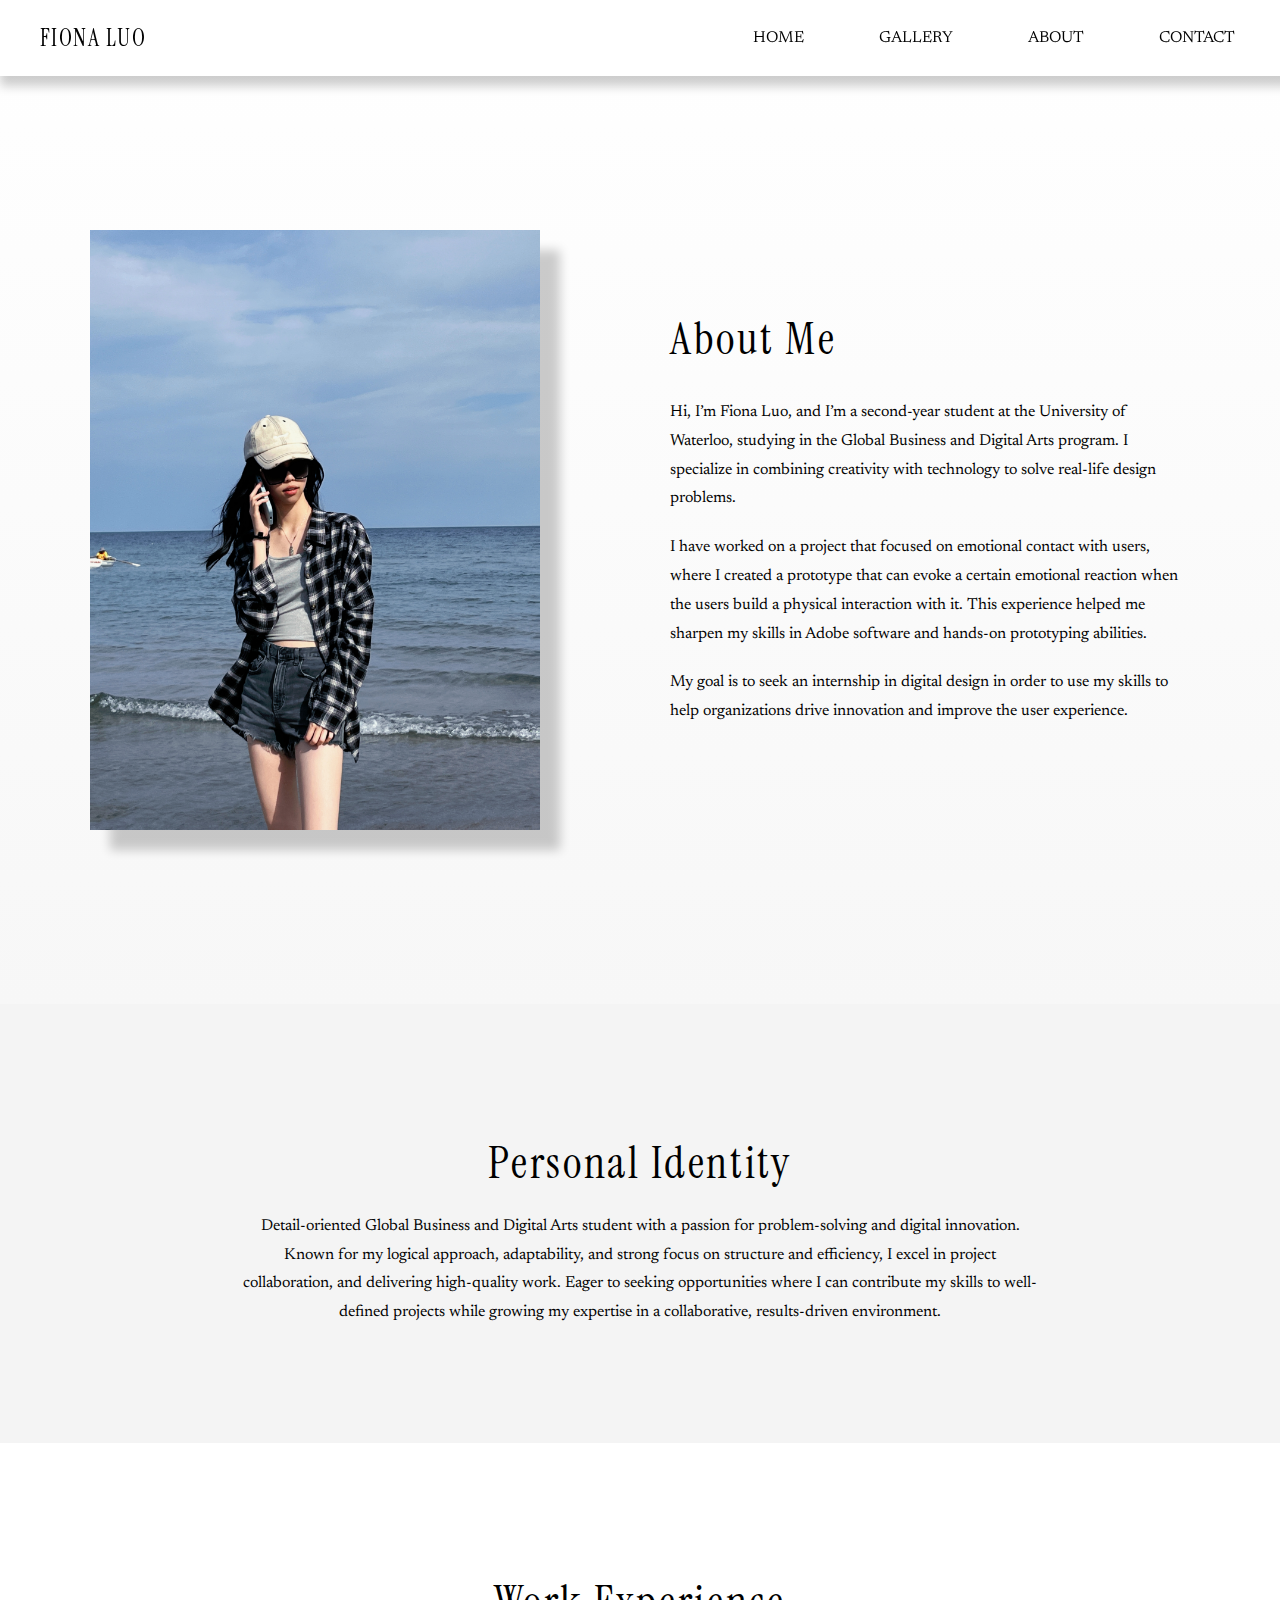
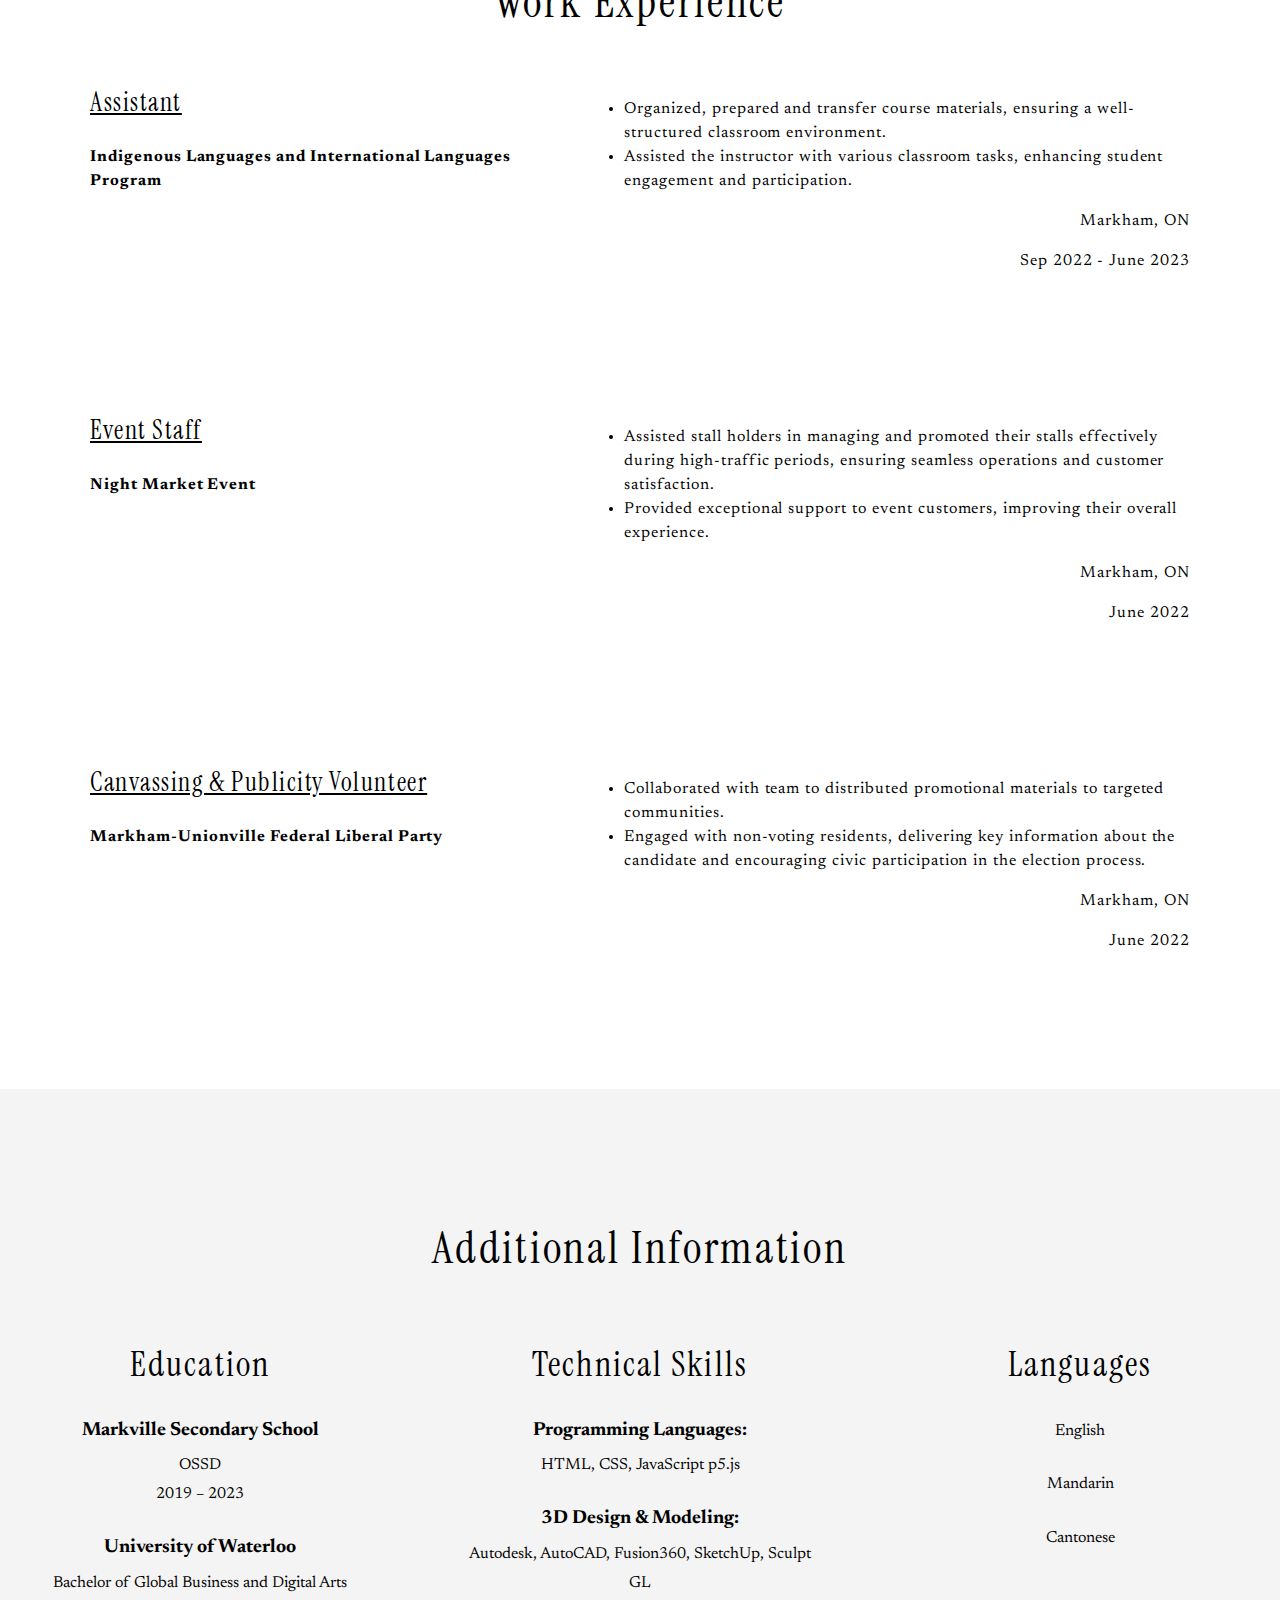
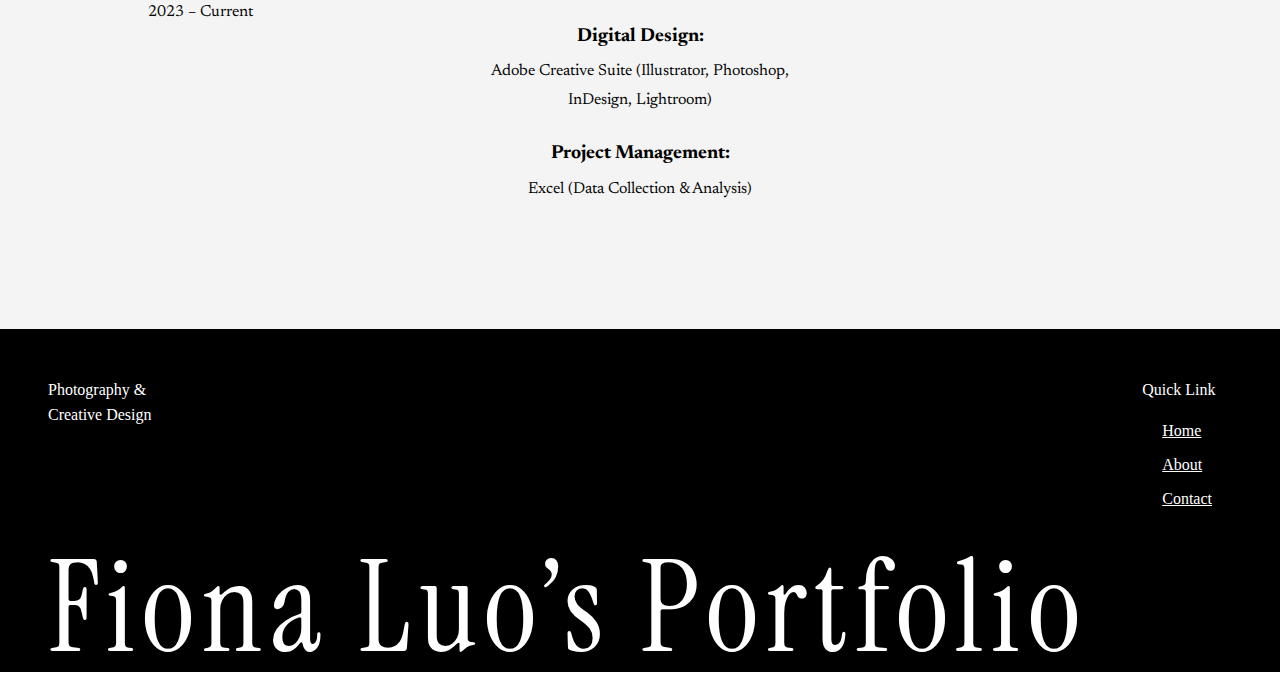
<file: about me.html>
<!DOCTYPE html>
<html lang="CA">
<head>
  <meta charset="UTF-8">
  <meta name="viewport" content="width=device-width, initial-scale=1">
  <link rel="stylesheet" href="styles.css"> 
  <link rel="stylesheet" href="https://cdnjs.cloudflare.com/ajax/libs/font-awesome/6.7.1/css/all.min.css" integrity="sha512-5Hs3dF2AEPkpNAR7UiOHba+lRSJNeM2ECkwxUIxC1Q/FLycGTbNapWXB4tP889k5T5Ju8fs4b1P5z/iB4nMfSQ==" crossorigin="anonymous" referrerpolicy="no-referrer" />
  <title>Fiona Luo | Portfolio</title>
</head>

<body>
  <!--Header Section-->
  <header>
    <section id="hero-section">
      <nav>
        <!-- Navigation Bar -->
        <div id="nav">
          <div id="site-title">FIONA LUO</div>
          <ul>
            <li><a href="index.html">HOME</a></li>
            <li class="dropdown">
              <a href="all project.html">GALLERY</a>
              <ul class="dropdown-content">
                <li><a href="photography.html">Photography</a></li>
                <li><a href="digital project.html">Visual Design & Digital Arts</a></li>
                <li><a href="figma project.html">Web Desgin & UI/UX</a></li>
                <li><a href="audio&video project.html">Video & Audio Production</a></li>
              </ul>
            </li>
            <li><a href="about me.html">ABOUT</a></li>
            <li><a href="contact.html">CONTACT</a></li>
          </ul>
        </div>
      </nav>
    </section>
  </header>

  <!--Main Content Section-->
  <main>
    <!-- About Me Section -->
    <section class="about-me">
      <div class="about-container">
        <div class="aboutme-img">
          <img src="images/Portfolio Photograph/IMG_0432.JPG" alt="Fiona Luo at the beach" class="about-image" />
        </div>
        <div class="aboutme-text">
          <h1>About Me</h1>
          <p>Hi, I’m Fiona Luo, and I’m a second-year student at the University of Waterloo, studying in the Global Business and Digital Arts program. I specialize in combining creativity with technology to solve real-life design problems.</p>
          <p>I have worked on a project that focused on emotional contact with users, where I created a prototype that can evoke a certain emotional reaction when the users build a physical interaction with it. This experience helped me sharpen my skills in Adobe software and hands-on prototyping abilities.</p>
          <p>My goal is to seek an internship in digital design in order to use my skills to help organizations drive innovation and improve the user experience.</p>
        </div>
      </div>
    </section>

    <!--Personal Identity-->
    <section class="identity-section">
      <div class="identity-container">
        <h1>Personal Identity</h1>
        <p>
          Detail-oriented Global Business and Digital Arts student with a passion for problem-solving and digital innovation. 
          Known for my logical approach, adaptability, and strong focus on structure and efficiency, I excel in project collaboration, 
          and delivering high-quality work. Eager to seeking opportunities where I can contribute my skills to well-defined projects while 
          growing my expertise in a collaborative, results-driven environment.
        </p>
      </div>
    </section>
      
    <!--Work Experience-->
    <section class="experience-section">
      <div class="experience-container">
        <h1>Work Experience</h1>
      
        <div class="job-entry">
          <div class="job-left">
            <h1>Assistant</h1>
            <p><strong>Indigenous Languages and International Languages Program</strong></p>
          </div>
          <div class="job-right">
            <ul>
              <li>Organized, prepared and transfer course materials, ensuring a well-structured classroom environment.</li>
              <li>Assisted the instructor with various classroom tasks, enhancing student engagement and participation.</li>
            </ul>
            <p class="location">Markham, ON</p>
            <p class="date">Sep 2022 - June 2023</p>
          </div>
        </div>
      
        <div class="job-entry">
          <div class="job-left">
            <h1>Event Staff</h1>
            <p><strong>Night Market Event</strong></p>
          </div>
          <div class="job-right">
            <ul>
              <li>Assisted stall holders in managing and promoted their stalls effectively during high-traffic periods, ensuring seamless operations and customer satisfaction.</li>
              <li>Provided exceptional support to event customers, improving their overall experience.</li>
            </ul>
            <p class="location">Markham, ON</p>
            <p class="date">June 2022</p>
          </div>
        </div>

        <div class="job-entry">
          <div class="job-left">
            <h1>Canvassing & Publicity Volunteer</h1>
            <p><strong>Markham-Unionville Federal Liberal Party</strong></p>
          </div>
          <div class="job-right">
            <ul>
              <li>Collaborated with team to distributed promotional materials to targeted communities.</li>
              <li>Engaged with non-voting residents, delivering key information about the candidate and encouraging civic participation in the election process.</li>
            </ul>
            <p class="location">Markham, ON</p>
            <p class="date">June 2022</p>
          </div>
        </div>

      </div>
    </section>
      
    <!--Additional Info Section  -->
    <section class="additional-info">
      <h1>Additional Information</h1>

      <div class="info-columns">

        <div class="info-block">
          <h1>Education</h1>
          <p><strong>Markville Secondary School</strong><br> OSSD<br> 2019 – 2023</p>
          <p><strong>University of Waterloo</strong><br> Bachelor of Global Business and Digital Arts<br> 2023 – Current</p>
        </div>

        <div class="info-block">
          <h1>Technical Skills</h1>
            <p><strong>Programming Languages:</strong><br>HTML, CSS, JavaScript p5.js</p>
            <p><strong>3D Design & Modeling:</strong><br> Autodesk, AutoCAD, Fusion360, SketchUp, Sculpt GL</p>
            <p><strong>Digital Design:</strong><br> Adobe Creative Suite (Illustrator, Photoshop, InDesign, Lightroom)</p>
            <p><strong>Project Management:</strong><br> Excel (Data Collection & Analysis)</p>
        </div>
      
        <div class="info-block">
          <h1>Languages</h1>
          <p>English</p>
          <p>Mandarin</p>
          <p>Cantonese</p>
        </div>
      </div>
    </section>
  </main>
      
  <!-- Footer Section -->
  <footer>
    <div class="footer">
    <!-- Top Row: Left/Right Columns -->
      <div class="footer-top">
        <div class="top-left">
          <p>Photography &<br>Creative Design</p>
        </div>
        <div class="top-right">
          <p>Quick Link</p>
          <ul>
            <li><a href="index.html">Home</a></li>
            <li><a href="about me.html">About</a></li>
            <li><a href="contact.html">Contact</a></li>
          </ul>
        </div>
      </div>

    <!-- Bottom Row: Social Icons -->
      <div class="footer-bottom">
        <!-- Left: Big Heading -->
        <div class="bottom-left">
          <h1>Fiona Luo’s Portfolio</h1>
        </div>
        <!-- Right: Social Icons -->
        <div class="bottom-right">
          <div class="social-icons">
            <a href="https://www.instagram.com/onaa_oo/profilecard/?igsh=OXF6bWp5cjkzNmk1" target="_blank"><i class="fab fa-instagram"></i></a>
            <a href="https://www.linkedin.com/in/fionaaluoo/" target="_blank"><i class="fab fa-linkedin-in"></i></a>
            <a href="mailto:s7luo@uwaterloo.ca"><i class="fas fa-envelope"></i></a>
          </div>
        </div>
      </div>
    </div>
  </footer>     
</body>
</html>
</file>
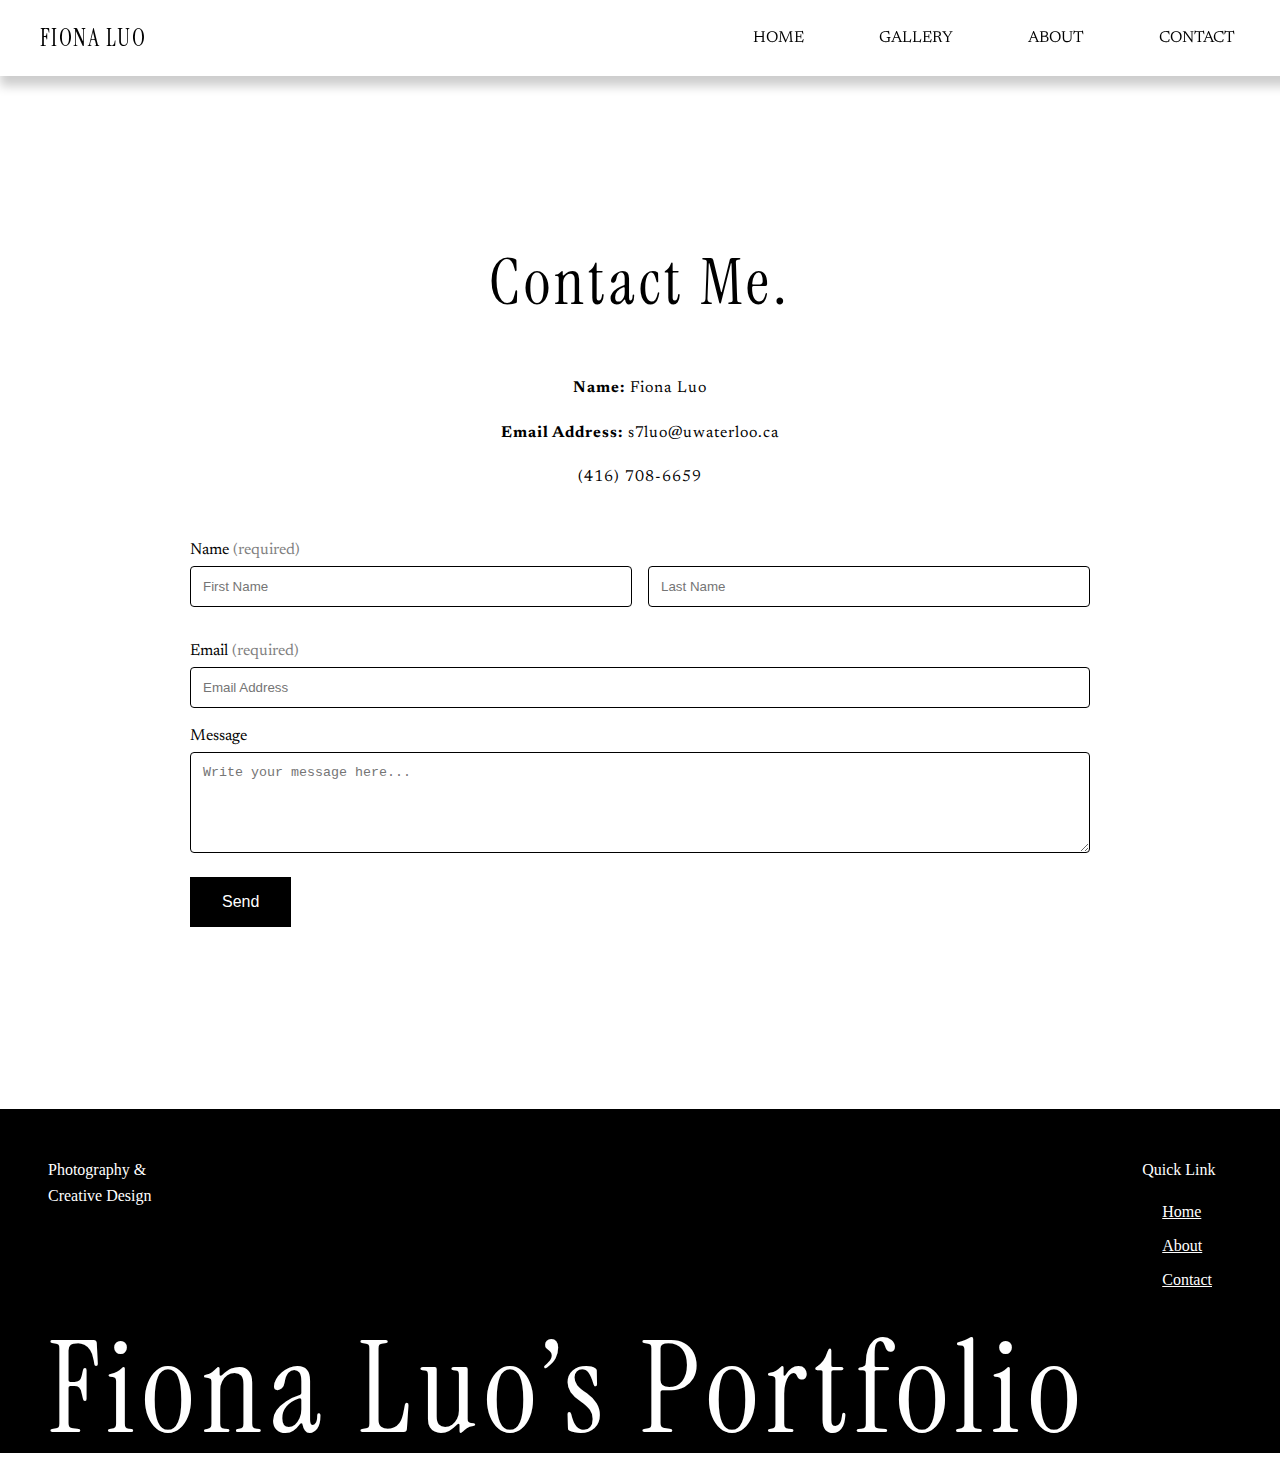
<file: contact.html>
<!DOCTYPE html>
<html lang="CA">
<head>
  <meta charset="UTF-8">
  <meta name="viewport" content="width=device-width, initial-scale=1">
  <link rel="stylesheet" href="styles.css"> 
  <link rel="stylesheet" href="https://cdnjs.cloudflare.com/ajax/libs/font-awesome/6.7.1/css/all.min.css" integrity="sha512-5Hs3dF2AEPkpNAR7UiOHba+lRSJNeM2ECkwxUIxC1Q/FLycGTbNapWXB4tP889k5T5Ju8fs4b1P5z/iB4nMfSQ==" crossorigin="anonymous" referrerpolicy="no-referrer" />
  <title>Fiona Luo | Portfolio</title>
</head>

<body>
  <!--Header Section-->
  <header>
    <section id="hero-section">
      <nav>
        <!-- Navigation Bar -->
        <div id="nav">
          <div id="site-title">FIONA LUO</div>
          <ul>
            <li><a href="index.html">HOME</a></li>
            <li class="dropdown">
              <a href="all project.html">GALLERY</a>
              <ul class="dropdown-content">
                <li><a href="photography.html">Photography</a></li>
                <li><a href="digital project.html">Visual Design & Digital Arts</a></li>
                <li><a href="figma project.html">Web Desgin & UI/UX</a></li>
                <li><a href="audio&video project.html">Video & Audio Production</a></li>
              </ul>
            </li>
            <li><a href="about me.html">ABOUT</a></li>
            <li><a href="contact.html">CONTACT</a></li>
          </ul>
        </div>
      </nav>
    </section>
  </header>

  <!--Main Content Section-->
  <main>
    <!-- Social Icons -->
    <div class="social-icons-below">
        <a href="https://www.instagram.com/onaa_oo/profilecard/?igsh=OXF6bWp5cjkzNmk1" target="_blank"><i class="fab fa-instagram"></i></a>
        <a href="https://www.linkedin.com/in/fionaaluoo/" target="_blank"><i class="fab fa-linkedin-in"></i></a>
        <a href="mailto:s7luo@uwaterloo.ca"><i class="fas fa-envelope"></i></a>
      </div>
    </div>

    <!-- Contact Section -->
    <div class="contact-container">
      <h1>Contact Me.</h1>
      <div class="contact-info">
        <p><strong>Name:</strong>  Fiona Luo</p>
        <p><strong>Email Address:</strong>  s7luo@uwaterloo.ca</p>
        <p>(416) 708-6659</p>
      </div>

      <form class="contact-form">
        <label>Name <span>(required)</span></label>
        <div class="name-fields">
          <input type="text" placeholder="First Name" required />
          <input type="text" placeholder="Last Name" />
        </div>

        <label>Email <span>(required)</span></label>
        <input type="email" placeholder="Email Address" required />

        <label>Message</label>
        <textarea placeholder="Write your message here..." rows="5"></textarea>

        <button type="submit">Send</button>
      </form>
    </div>
  </main>


  <!-- Footer Section -->
  <footer>
    <div class="footer">
    <!-- Top Row: Left/Right Columns -->
      <div class="footer-top">
        <div class="top-left">
          <p>Photography &<br>Creative Design</p>
        </div>
        <div class="top-right">
          <p>Quick Link</p>
          <ul>
            <li><a href="index.html">Home</a></li>
            <li><a href="about me.html">About</a></li>
            <li><a href="contact.html">Contact</a></li>
          </ul>
        </div>
      </div>

    <!-- Bottom Row: Social Icons -->
      <div class="footer-bottom">
        <!-- Left: Big Heading -->
        <div class="bottom-left">
          <h1>Fiona Luo’s Portfolio</h1>
        </div>
        <!-- Right: Social Icons -->
        <div class="bottom-right">
          <div class="social-icons">
            <a href="https://www.instagram.com/onaa_oo/profilecard/?igsh=OXF6bWp5cjkzNmk1" target="_blank"><i class="fab fa-instagram"></i></a>
            <a href="https://www.linkedin.com/in/fionaaluoo/" target="_blank"><i class="fab fa-linkedin-in"></i></a>
            <a href="mailto:s7luo@uwaterloo.ca"><i class="fas fa-envelope"></i></a>
          </div>
        </div>
      </div>
    </div>
  </footer>     
</body>
</html>
</file>
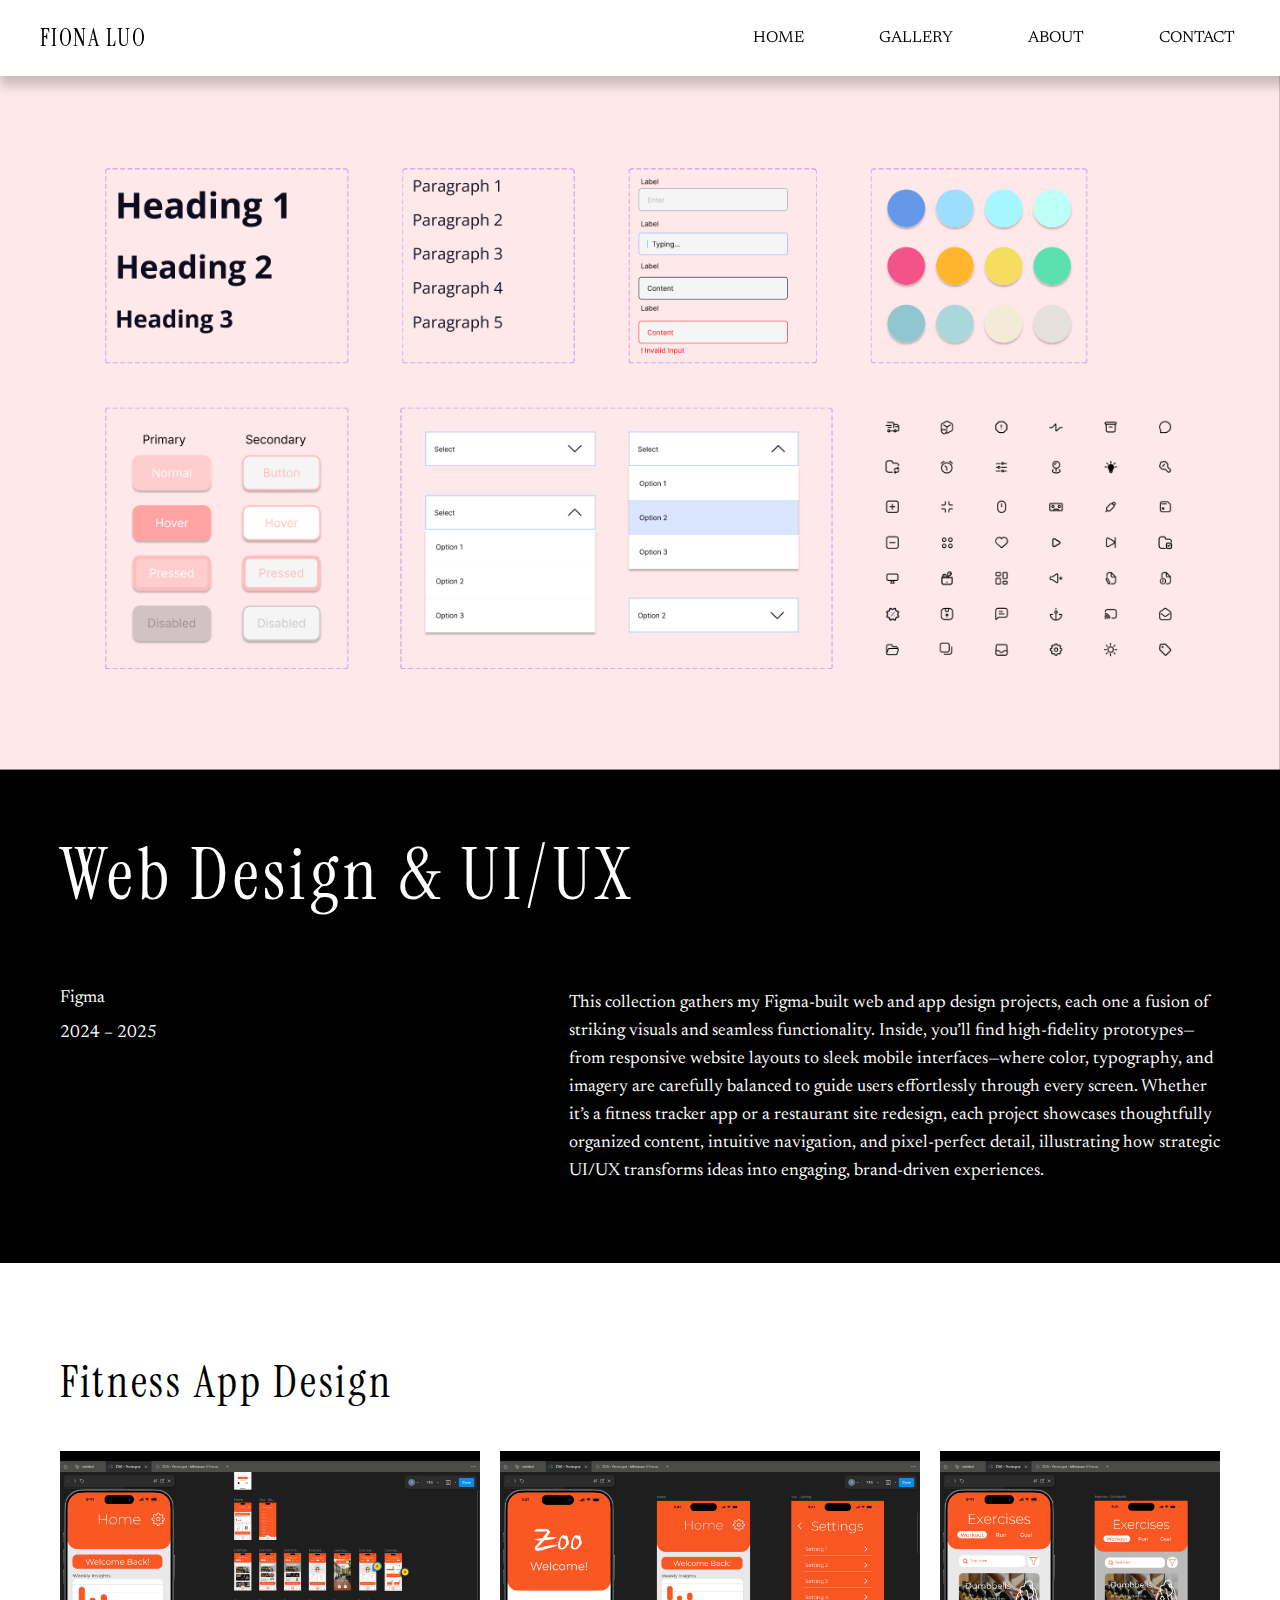
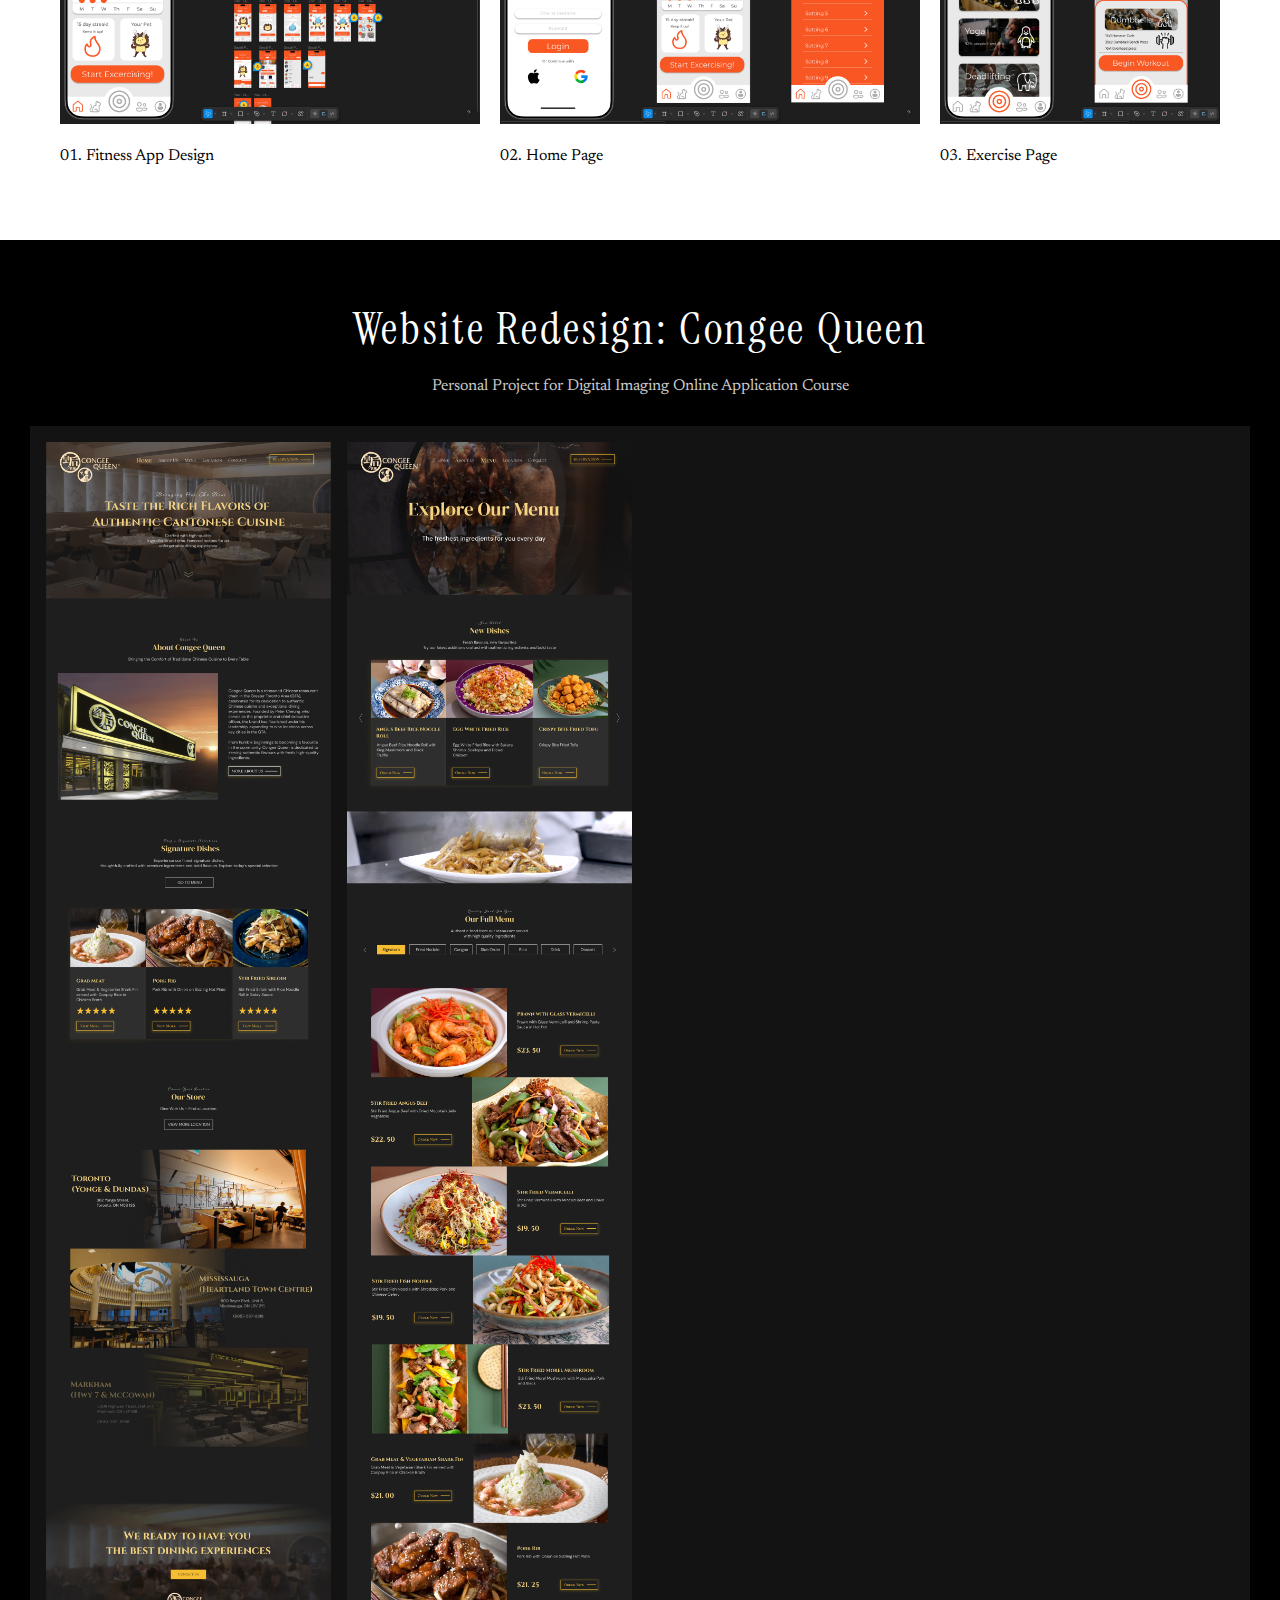
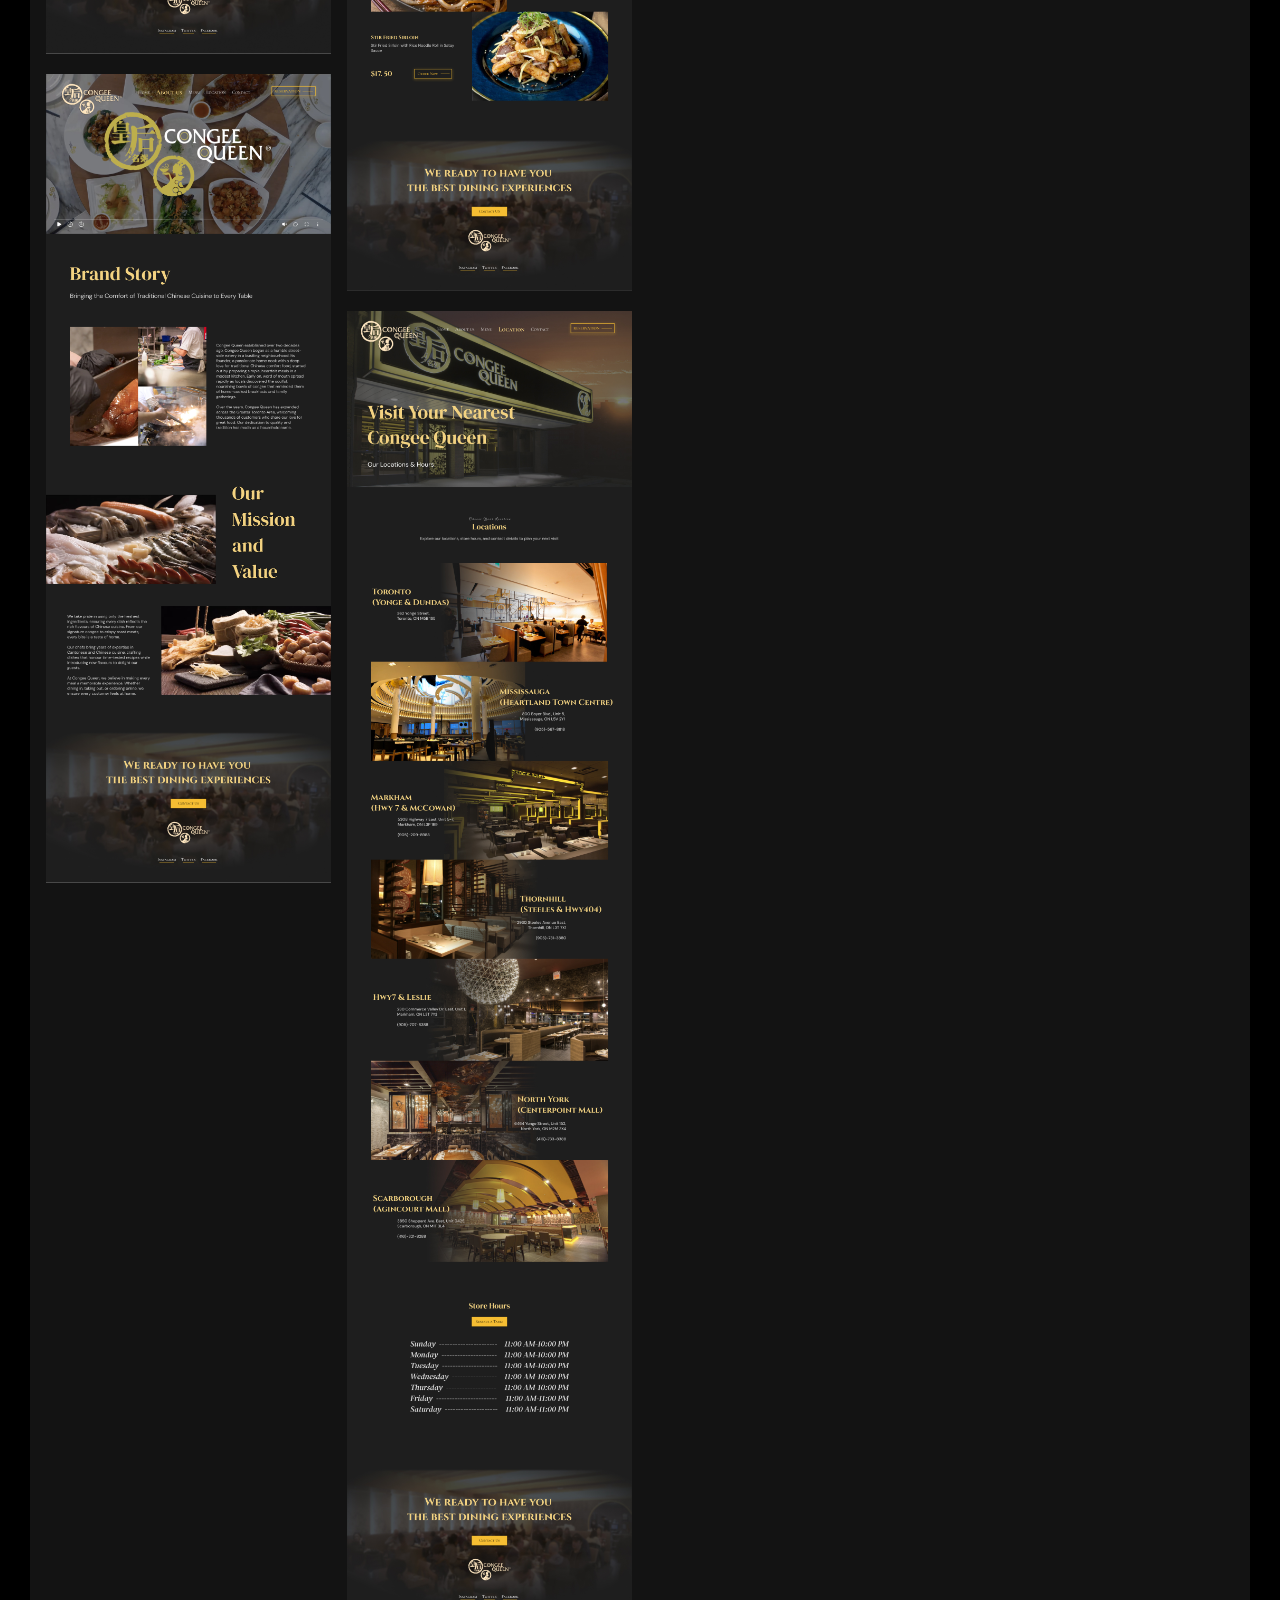
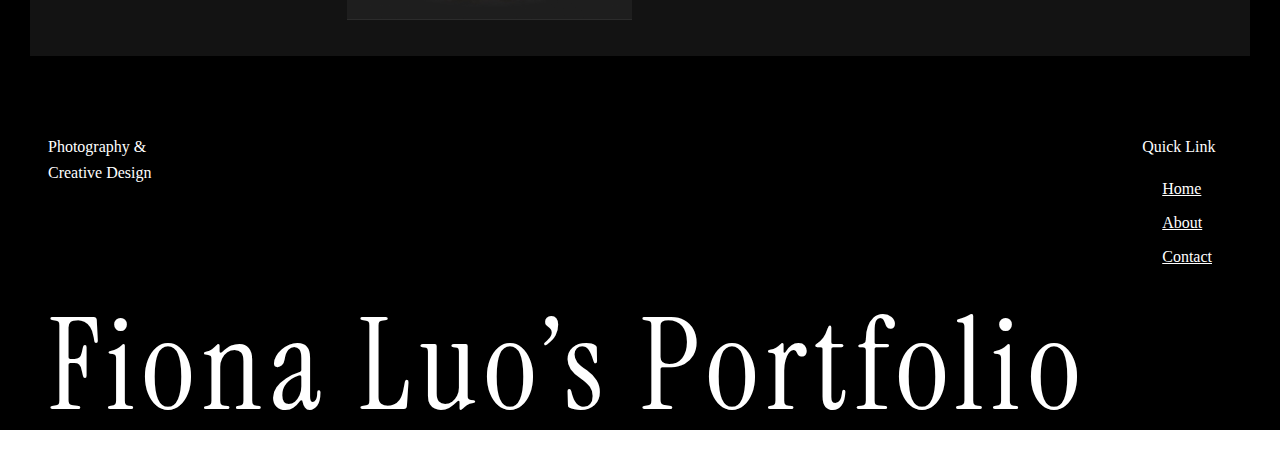
<file: figma project.html>
<!DOCTYPE html>
<html lang="CA">
<head>
  <meta charset="UTF-8">
  <meta name="viewport" content="width=device-width, initial-scale=1.0">
  <link rel="stylesheet" href="styles.css"> 
  <link rel="stylesheet" href="https://cdnjs.cloudflare.com/ajax/libs/font-awesome/6.7.1/css/all.min.css" integrity="sha512-5Hs3dF2AEPkpNAR7UiOHba+lRSJNeM2ECkwxUIxC1Q/FLycGTbNapWXB4tP889k5T5Ju8fs4b1P5z/iB4nMfSQ==" crossorigin="anonymous" referrerpolicy="no-referrer" />
  <title>Fiona Luo | Portfolio</title>
</head>

<body>
  <!--Header Section-->
  <header>
    <section id="hero-section">
      <nav>
        <!-- Navigation Bar -->
        <div id="nav">
          <div id="site-title">FIONA LUO</div>
          <ul>
            <li><a href="index.html">HOME</a></li>
            <li class="dropdown">
              <a href="all project.html">GALLERY</a>
              <ul class="dropdown-content">
                <li><a href="photography.html">Photography</a></li>
                <li><a href="digital project.html">Visual Design & Digital Arts</a></li>
                <li><a href="figma project.html">Web Desgin & UI/UX</a></li>
                <li><a href="audio&video project.html">Video & Audio Production</a></li>
              </ul>
            </li>
            <li><a href="about me.html">ABOUT</a></li>
            <li><a href="contact.html">CONTACT</a></li>
          </ul>
        </div>
      </nav>
    </section>

    <!-- Hero Image Section -->
    <section class="hero-category">
      <img src="images/Portfolio Photograph/Figma Hero Image.png" alt="Landscapes Hero Image">
    </section>

    <!-- Info Block: Heading, Sub-Info, Paragraph -->
    <section class="category-info">
      <h1>Web Design & UI/UX</h1>

      <div class="project-details">
        <div class="left-info">
          <p class="category">Figma</p>
          <p class="year">2024 – 2025</p>
        </div>
        <div class="right-description">
          <p class="right-description">
            This collection gathers my Figma‑built web and app design projects, each one a fusion of striking visuals and seamless functionality. 
            Inside, you’ll find high‑fidelity prototypes—from responsive website layouts to sleek mobile interfaces—where color, 
            typography, and imagery are carefully balanced to guide users effortlessly through every screen. 
            Whether it’s a fitness tracker app or a restaurant site redesign, each project showcases thoughtfully organized content, 
            intuitive navigation, and pixel‑perfect detail, illustrating how strategic UI/UX transforms ideas into engaging, brand‑driven experiences.
          </p>
        </div>
      </div>
    </section>
  </header>


  <!--Main Content Section-->
  <main>
    <!-- Horizontal Slideshow Section -->
    <section class="slideshow-section">
      <h1>Fitness App Design</h1>
      <div class="slideshow-container">
        <div class="slideshow-track">
          <div class="slide">
            <img src="images/Portfolio Photograph/Fitness App Design/Fitness App.png" alt="Photo 01">
            <p>01. Fitness App Design</p>
          </div>
          <div class="slide">
            <img src="images/Portfolio Photograph/Fitness App Design/Home Page.png" alt="Photo 02">
            <p>02. Home Page</p>
          </div>
          <div class="slide">
            <img src="images/Portfolio Photograph/Fitness App Design/Exercise Page.png" alt="Photo 03">
            <p>03. Exercise Page</p>
          </div>
          <div class="slide">
            <img src="images/Portfolio Photograph/Fitness App Design/Exercise Page 1.png" alt="Photo 04">
            <p>04. Exercise Page 2</p>
          </div>
          <div class="slide">
            <img src="images/Portfolio Photograph/Fitness App Design/Lab Page.png" alt="Photo 05">
            <p>05. Lab Page</p>
          </div>
          <div class="slide">
            <img src="images/Portfolio Photograph/Fitness App Design/Lab Page 1.png" alt="Photo 06">
            <p>06. Lab Page 2</p>
          </div>
          <div class="slide">
            <img src="images/Portfolio Photograph/Fitness App Design/Social Page.png" alt="Photo 07">
            <p>07. Social Page</p>
          </div>
          <div class="slide">
            <img src="images/Portfolio Photograph/Fitness App Design/Profile Page.png" alt="Photo 08">
            <p>08. Profile Page</p>
          </div>
        </div>
      </div>
    </section>


    <!-- Masonry Gallery Section -->
    <section class="masonry-gallery">
      <header class="gallery-header">
        <h1>Website Redesign: Congee Queen</h1>
        <p>Personal Project for Digital Imaging Online Application Course</p>
      </header>
      <div class="masonry-grid">
        <img src="images/Portfolio Photograph/branding/Landing Page.jpg" alt="Product Photography Landing Page">
        <img src="images/Portfolio Photograph/branding/About Us.jpg" alt="Commercial photography About Us">
        <img src="images/Portfolio Photograph/branding/Menu Page.jpg" alt="Product Photography Menu Page">
        <img src="images/Portfolio Photograph/branding/Location Page.jpg" alt="Commercial photography Location Page">
      </div>
    </section>
  </main>


  <!-- Footer Section -->
  <footer>
    <div class="footer">
    <!-- Top Row: Left/Right Columns -->
      <div class="footer-top">
        <div class="top-left">
          <p>Photography &<br>Creative Design</p>
        </div>
        <div class="top-right">
          <p>Quick Link</p>
          <ul>
            <li><a href="index.html">Home</a></li>
            <li><a href="about me.html">About</a></li>
            <li><a href="contact.html">Contact</a></li>
          </ul>
        </div>
      </div>

    <!-- Bottom Row: Social Icons -->
      <div class="footer-bottom">
        <!-- Left: Big Heading -->
        <div class="bottom-left">
          <h1>Fiona Luo’s Portfolio</h1>
        </div>
        <!-- Right: Social Icons -->
        <div class="bottom-right">
          <div class="social-icons">
            <a href="https://www.instagram.com/onaa_oo/profilecard/?igsh=OXF6bWp5cjkzNmk1" target="_blank"><i class="fab fa-instagram"></i></a>
            <a href="https://www.linkedin.com/in/fionaaluoo/" target="_blank"><i class="fab fa-linkedin-in"></i></a>
            <a href="mailto:s7luo@uwaterloo.ca"><i class="fas fa-envelope"></i></a>
          </div>
        </div>
      </div>
    </div>
  </footer>
</body>
</html>
</file>
<file: styles.css>
@import url('https://fonts.googleapis.com/css2?family=Instrument+Serif:ital@0;1&display=swap');
@import url('https://fonts.googleapis.com/css2?family=Newsreader:opsz,wght@6..72,400&display=swap');
 
 /* Global Styles */
 body {
    margin: 0;
    padding: 0;
}
 
  
  /* Navigation Bar */
#nav {
    position: fixed;    
    top: 0;             
    left: 0;          
    width: 100%;      
    z-index: 999;       
    display: flex;
    justify-content: space-between;
    align-items: center;
    padding: 1.25rem;
    background-color: #fff;
    flex-wrap: wrap;
    box-shadow: 0 10px 10px rgba(0, 0, 0, 0.2);
}

#site-title {
    font-family: "Instrument Serif", serif;
    font-weight: 400;
    font-style: normal;
    font-size: 1.5rem;
    line-height: 1.5em;
    letter-spacing: 0.06em;
    margin-left: 1.25rem;
}

#nav ul {
    list-style: none;
    display: flex;
    margin: 0;
    padding: 0;
}

#nav li a {
    text-decoration: none;
    color: black;
    font-family: "Newsreader", serif;
    font-weight: 400;
    font-style: normal;
    font-size: 1rem;
    line-height: 1.5em;
    letter-spacing: 0em;
    margin-right: 4.06rem;
    margin-left: 0.625rem;
}

#nav li a:hover {
    text-decoration: underline;
}

/* Dropdown container */
#nav ul li.dropdown {
    position: relative;
}

  
/* Dropdown-content*/
#nav ul li.dropdown .dropdown-content {
    display: none;
    position: absolute;
    background-color: #fff;
    min-width: 300px; 
    box-shadow: 0 8px 16px rgba(0,0,0,0.2);
    margin-left: 200px;
    top: 100%;
    right: 0;
    z-index: 1;
}
  
/* Dropdown menu on hover */
#nav ul li.dropdown:hover .dropdown-content {
    display: block;
}
  

/* Dropdown content style */
#nav ul li.dropdown .dropdown-content li a {
    color: #000;
    padding: 10px 10px;
    text-decoration: none;
    display: block;
    font-family: "Newsreader", serif; 
    font-size: 0.95rem;
    text-align: right;
    margin-right: 50px;
}
  
/* Hover effect on dropdown content */
#nav ul li.dropdown .dropdown-content li a:hover {
    background-color: #f1f1f1;
    padding: 10px 20px;
}
  



/*Home Page*/
.Hero-Section {
    margin-top: 40px;
    padding: 0px 40px;
    padding-top: 90px;

}

.Hero-Section img {
    width: 100%;
    height: auto;
    display: block;
}

/* Main Welcome Section */
.Hero-Section h1 {
    font-family: "Instrument Serif", serif;
    font-weight: 400;
    font-style: normal;
    letter-spacing: 0.06em;
    text-align: left;
    margin-top: 2.5rem;
    font-size: 4.5rem;
}
  
.Hero-Section p {
    font-family: "Newsreader", serif;
    font-weight: 400;
    font-style: normal;
    letter-spacing: 0em;
    text-align: auto;
    font-size: 1rem;
    line-height: 1.5em;
    margin-top: 1rem;
}
    
/* Projects Section */
 #projects {
    padding: 60px 40px;
    background-color: #fff;
}
      
#projects h2 {
    font-family: "Instrument Serif", serif;
    font-size: 2.8rem;
    letter-spacing: 0.06em;
    text-decoration: underline;
    margin-bottom: 40px;
}
      
.project-grid {
    display: grid;
    grid-template-columns: repeat(4, 1fr);
    gap: 2rem;
}
      
.project-card {
    text-align: left;
}
      
.project-card img {
    width: 100%;
    height: auto;
    display: block;
}
      
.project-card h3 {
    font-family: "Instrument Serif", serif;
    font-weight: 400;
    font-size: 1.2rem;
    letter-spacing: 0.09rem;
    margin-bottom: 0.3rem;
}
      
.project-card p {
    font-size: 0.9rem;
    color: #444;
}
      
.view-button {
    display: inline-block;
    margin-top: 10px;
    padding: 8px 16px;
    border: 1px solid black;
    text-decoration: none;
    color: black;
    transition: all 0.3s ease;
}
      
.view-button:hover {
    background-color: black;
    color: white;
}
      
/* About Me Section */
.about-me {
    position: relative;
    color: black;
    padding: 100px 30px;
    overflow: hidden;
}
  
/* Scrolling ABOUT ME Title */
.scrolling-title {
    position: absolute;
    top: 30px;
    left: 0;
    width: 100%;
    white-space: nowrap;
    font-size: 9rem;
    font-family: "Instrument Serif", serif;
    font-weight: 400;
    letter-spacing: 0.1em;
    animation: scrollText 30s linear infinite;
    pointer-events: none;
    z-index: 0;
}
  
@keyframes scrollText {
    0%   { transform: translateX(0); }
    100% { transform: translateX(-100%); }
}
  
  /* Foreground Content */
.about-content {
    display: flex;
    justify-content: space-between;
    align-items: center;
    position: relative;
    z-index: 1;
    flex-wrap: wrap;
    gap: 40px;
}
  
.aboutme-image img {
    max-width: 350px;
    width: 100%;
    height: auto;
    margin-left: 250px;
    box-shadow: 20px 20px 9px rgba(0,0,0,0.2);
    float: left;

}
  
.about-text {
    max-width: 500px;
    font-family: "Newsreader", serif;
    margin-right: 250px;
}
  
.about-text p {
    font-size: 1.5rem;
    margin-bottom: 20px;
}
  
.about-text .view-button {
    padding: 15px 20px;
    background-color: black;
    color: white;
    text-decoration: none;
    border: none;
    font-size: 0.95rem;
    margin-left: 150px; 
}
  
.about-text .view-button:hover {
    background-color: gray;
}
  

/* Footer */
.footer {
    background-color: black;
    color: white;
    font-family: "Georgia", serif;
    padding: 3rem 3rem 0rem 3rem;
}
  
  /* Top Row: Left/Right Columns */
.footer-top {
    display: flex;
    justify-content: space-between;
}
  
.footer-top p {
    margin: 0;
    line-height: 1.6;
}
  
  
.top-right ul {
    list-style: none;
    margin: 0;
    padding: 20px;
}
  
.top-right ul li {
    margin-bottom: 1rem;
}
  
.top-right ul li a {
    color: white;
    text-decoration: underline;
    text-align: right;
}
  
  
/* Bottom Row */
.footer-bottom {
    display: flex;
    justify-content: space-between;
    align-items: center; 
}

.bottom-left h1 {
    font-family: "Instrument Serif", serif;
    margin: 0;
    font-size: 8rem;
    line-height: 1;
    font-weight: 400;
    letter-spacing: 0.06em;
}
  
.bottom-right .social-icons {
    display: flex;
    gap: 1rem;
    margin-top: 50px;
}
  
.bottom-right .social-icons a {
    display: inline-block;
    margin: 0;
    color: white;
    font-size: 1.5rem;
}


.bottom-right .social-icons img {
    width: 25px;
    height: 25px;
}






/* Category Page */
.hero-category img {
    width: 100%;
    height: auto;
    display: block;
}

.category-info {
    padding: 10px 60px 60px 60px;
    background-color: black;
    color: white;
}
  

.category-info h1 {
    font-family: "Instrument Serif", serif;
    font-size: 4.5rem;
    font-weight: 400;
    letter-spacing: 0.06em;
    margin-bottom: 50px;
}
  
.project-details {
    display: flex;
    justify-content: space-between;
    flex-wrap: wrap;
    gap: 20px;
    font-family: "Newsreader", serif;
}
  
.left-info {
    flex: 1.5;
    min-width: 100px;
}
  
.left-info .category,
.left-info .year {
    font-size: 1.1rem;
    margin-bottom: 10px;
}
  
.right-description {
    flex: 2;
    min-width: 300px;
    font-size: 1.1rem;
    line-height: 1.6;
    font-weight: 400;
}
  


/*Category Page - Landscappes*/
.slideshow-section {
    padding: 60px;
    background-color: white;
    color: black;
}
  
.slideshow-section h1 {
    font-family: "Instrument Serif", serif;
    font-size: 2.8rem;
    margin-bottom: 40px;
    font-weight: 400;
    letter-spacing: 0.06em;
}
  
.slideshow-container {
    overflow-x: auto;
    white-space: nowrap;
    scroll-snap-type: x mandatory;
}
  
.slideshow-track {
    display: flex;
    gap: 140px;
}
  
.slide {
    flex: 0 0 auto;
    scroll-snap-align: start;
    width: 300px;
    text-align: center;
}
  
.slide img {
    width: 140%;
    height: auto;
}
  
.slide p {
    font-family: "Newsreader", serif;
    font-size: 1rem;
    margin-top: 20px;
    text-align: left;
}
  
  
/* Masonry Gallery */
.masonry-gallery {
    background-color: black;
    color: white;
    padding: 30px 30px;
}
  
  /* Masonry Grid Layout */
.masonry-grid {
    column-count: 4;
    column-gap: 1rem;
    padding: 1rem;
    background-color: rgb(19, 19, 19);
}

.masonry-grid img {
    width: 100%;
    height: auto;
    margin-bottom: 1rem;
}

/* heading above the grid */
.masonry-gallery .gallery-header {
    text-align: center;
    margin-bottom: 2rem;
}
.masonry-gallery .gallery-header h1 {
    font-family: "Instrument Serif", serif;
    font-size: 2.8rem;
    margin-bottom: 20px;
    font-weight: 400;
    letter-spacing: 0.06em;
}
.masonry-gallery .gallery-header p {
    color: #ccc;
    font-size: 1rem;
    font-family: "Newsreader", serif;
    margin: 0.5rem 0 0;
}
  



/* Category Page - Conceptual */
.emotional-text-section {
    background-color: white;
    color: black;
    text-align: center;
    padding: 100px 20px;
    font-family: "Instrument Serif", serif;
  }
  
.emotional-text-section h2 {
    font-size: 4rem;
    font-weight: 400;
    margin-bottom: 30px;
    letter-spacing: 0.05em;
}
  
.emotional-text-section p {
    font-size: 1.2rem;
    font-family: "Newsreader", serif;
    margin: 8px 0;
}
  
.emotional-image-row {
    display: flex;
    justify-content: center;
    gap: 30px;
    margin-top: 50px;
    flex-wrap: wrap;
}
  
.emotional-image-row img {
    width: 100%;
    max-width: 400px;
    height: auto;
    border-radius: 10px;
    box-shadow: 0 4px 20px rgba(0, 0, 0, 0.6);
}
  

/*Video Section*/
.serenity-section {
    background-color: #e6e6e6;
    font-family: "Instrument Serif", serif;
    color: black;
}
  
.serenity-heading-wrapper {
    overflow: hidden;
    white-space: nowrap;
    width: 100%;
    position: relative;
}
  
.serenity-heading{
    font-size: 8rem;
    font-weight: 400;
    letter-spacing: 0.1em;
    font-family: "Instrument Serif", serif;
    color: black;
    left: 0;
    animation: scrollText 30s linear infinite;
    margin-top: 40px;
}

.serenity-content {
    padding: 0px 70px 100px 70px;
    display: flex;
    flex-wrap: wrap;
    gap: 40px;
    justify-content: space-between;
    align-items: center;
    margin-top: -50px;
}
  
.serenity-left {
    flex: 1.5;
    min-width: 300px;
}
  
.serenity-left h1 {
    font-family: "Instrument Serif", serif;
    font-size: 2.2rem;
    letter-spacing: 1px;
}
  
.serenity-left p {
    font-family: "Newsreader", serif;
    font-size: 1.rem;
    line-height: 1.8;
    margin-top: 20px;
}
  
.serenity-right {
    flex: 1;
    min-width: 300px;
}
  
.serenity-video {
    width: 100%;
    max-width: 500px;
    border-radius: 10px;
    box-shadow: 0 4px 20px rgba(0, 0, 0, 0.3);
    margin-top: 40px;
}
  


/* Documentary Section */
/* Section padding */
.documentary-section {
    padding: 4rem 1rem;
  }
  
  /* Card container */
  .media-card {
    max-width: 800px;
    margin: 0 auto;
    background: #fff;
    border-radius: 12px;
    box-shadow: 0 8px 24px rgba(0,0,0,0.1);
    padding: 2rem;
    display: grid;
    grid-template-rows: auto auto 1fr;
    gap: 2rem;
  }
  
  /* Header styling */
  .media-header {
    text-align: center;
  }
  
  .media-header h2 {
    margin: 0;
    font-size: 2.5rem;
    font-family: "Instrument Serif", serif;
    font-weight: 400;
    letter-spacing: 0.06em;
    color: #000;
    position: relative;
  }
  
  /* Decorative underline */
  .media-header h2::after {
    content: "";
    display: block;
    width: 60px;
    height: 4px;
    background: linear-gradient(to right, #ccc, #444);
    margin: 0.5rem auto 0;
    border-radius: 2px;
  }
  
  /* Optional subtitle (blockquote) */
  .media-header blockquote {
    margin: 1rem auto 0;
    font-style: italic;
    color: #555;
    max-width: 600px;
  }
  
  /* Center & size the player */
  .media-player-wrapper {
    display: flex;
    justify-content: center;
  }
  
  .media-player {
    width: 90%;
    max-width: 600px;
    border-radius: 10px;
    box-shadow: 0 4px 20px rgba(0,0,0,0.1);
  }
  
  /* Description styling */
  .media-description p {
    margin: 0;
    max-width: 700px;
    margin-left: auto;
    margin-right: auto;
    font-family: "Newsreader", serif;
    font-size: 1rem;
    line-height: 1.6;
    color: #333;
  }
  
  /* Responsive tweak */
  @media (min-width: 768px) {
    .media-card {
      padding: 3rem;
    }
    .media-header h2 {
      font-size: 3rem;
    }
  }
  





  /* Collection page */
.hero-collection {
    position: relative; 
    width: 100%;
    overflow: hidden;
}
  
.hero-collection img {
    width: 100%;
}
  
/* Centered Heading */
 .hero-heading {
    font-family: "Instrument Serif", serif;
    position: absolute;
    top: 40%; 
    left: 30%;
    color: #fff;
    font-size: 6rem;     
    z-index: 2;     
    text-align: center;
}
  
.hero-overlay {
    position: absolute;
    top: 0;
    left: 0;
    width: 100%;
    height: 100%;
}

/*
Code inspired by: https://www.w3schools.com/howto/howto_css_image_overlay.asp
Author: W3Schools
Name: Image Overlay on Hover
Description: Used for heading + overlay interaction in hero section
Date retrieved: April 6, 2025
*/

/* Hover the heading */
.hero-heading:hover ~ .hero-overlay {
    background: rgba(0, 0, 0, 0.7);
}

  
.collection-description {
    background-color: #fff;
    color: #000;
    padding: 130px 20px 130px 20px;
    text-align: center;
}
  
.collection-description p {
    max-width: 700px;
    margin: 0 auto;
    line-height: 1.6;
    font-size: 1.1rem;
}



  



/* About Me Page */
.about-me {
    padding: 120px 20px 60px;
    background: linear-gradient(to bottom, #fff, #f7f7f7);
}
  
.about-container {
    max-width: 1100px;
    margin: 110px auto;
    display: flex;
    gap: 40px;
}
  
.about-image {
    width: 450px;
    height: auto;
    box-shadow: 20px 20px 10px rgba(0, 0, 0, 0.2);
}

.aboutme-text {
    margin-left: 90px;
    margin-top: 50px;
}

.aboutme-text h1 {
    font-family: "Instrument Serif", serif;
    font-size: 2.8rem;
    font-weight: 400;
    letter-spacing: 0.06em;
}

.aboutme-text p {
    font-family: "Newsreader", serif;
    font-size: 1rem;
    margin-top: 20px;
    font-weight: 400;
    line-height: 1.8em;
}
  

/*Personal Identity*/

.identity-section {
    background-color: #f4f4f4;
    padding: 100px 20px;
}
  
.identity-container {
    max-width: 800px;
    margin: auto;
    text-align: center;
}
  
.identity-container h1 {
    font-family: "Instrument Serif", serif;
    text-align: center;
    font-size: 2.8rem;
    font-weight: 400;
    margin-bottom: 20px;
    letter-spacing: 0.06em;
}
  
.identity-container p {
    font-family: "Newsreader", serif;
    font-size: 1rem;
    line-height: 1.8em;
}
  

/* Work Experience */
.experience-section {
    padding: 100px 20px 0px;
    background-color: #fff;
}

.experience-container {
    max-width: 1100px;
    margin: 0 auto;
    letter-spacing: 0.06em;
}

.experience-container h1 {
    text-align: center;
    font-family: "Instrument Serif", serif;
    font-size: 2.8rem;
    font-weight: 400;
    margin-bottom: 50px;
    letter-spacing: 0.06em;
}

.job-entry {
    display: flex;
    justify-content: space-between;
    margin-bottom: 100px;
    flex-wrap: wrap;
    line-height: 1.5em;
}

.job-left {
    flex: 1.1;
}
  
.job-left h1 {
    font-family: "Instrument Serif", serif;
    text-align: left;
    font-size: 1.6rem;
    font-weight: 400;
    margin-top: 10px;
    margin-bottom: 30px;
    text-decoration: underline;

}

.job-left p {
    font-family: "Newsreader", serif;
    font-size: 1rem;
}

.job-right {
    flex: 1.5;
    padding-left: 50px;
    margin-bottom: 20px;
    font-family: "Newsreader", serif;
    font-size: 1rem;
}

.job-right ul {
    text-align: left;
}

.location, .date {
    text-align: right;
}


/* Additional Info Section */
.additional-info {
    padding: 100px 20px;
    text-align: center;
    font-family: "Newsreader", serif;
    background-color: #f4f4f4;
}
  
.additional-info h1 {
    font-family: "Instrument Serif", serif;
    font-weight: 400;
    font-size: 2.8rem;
    margin-bottom: 40px;
    letter-spacing: 0.06em;
}
  
  .info-columns {
  display: flex;
  justify-content: center;
  flex-wrap: wrap;
  gap: 90px;
  max-width: 1400px;
  margin: 0 auto;
  text-align: center;
}

.info-block {
  flex: 1 1 300px;
  max-width: 350px;
}

.info-block h1 {
  font-family: "Instrument Serif", serif;
  font-size: 2.2rem;
  margin-bottom: 30px;
  text-align: center;
  font-weight: 400;
}

.info-block p {
  font-size: 1rem;
  margin-bottom: 25px;
  line-height: 1.8em;
}

.info-block strong {
  display: inline-block;
  margin-bottom: 6px;
  font-size: 1.2rem;
}






/* Contact Page - Social Icons */
.social-icons-below {
    display: flex;
    justify-content: flex-end;
    align-items: center;
    padding: 0.5rem 3rem 0.5rem 0;
    position: relative;
    top: 180px;
}
  
.social-icons-below a {
    color: black;
    font-size: 1.5rem;
    margin-left: 1rem;
}
  
.social-icons-below a:hover {
    color: gray;
}

/* Contact Page */
.contact-container {
    margin: 150px;
    padding: 2rem;
    text-align: center;
    font-family: "Newsreader", serif;
}
  
.contact-container h1 {
    font-family: "Instrument Serif", serif;
    font-size: 4rem;
    margin-bottom: 2rem;
    font-weight: 400;
    letter-spacing: 0.06em;
}
  
.contact-info {
    margin: 50px;
    font-size: 1rem;
    line-height: 1.8em;
    font-weight: 400;
    letter-spacing: 0.06em;
}
  
.contact-form {
    max-width: 900px;
    margin: 0 auto;
    text-align: left;
}
  
.contact-form label {
    display: block;
    margin-bottom: 0.5rem;
}
  
.contact-form span {
    font-weight: normal;
    font-size: 1rem;
    color: gray;
}
  
.name-fields {
    display: flex;
    gap: 1rem;
    margin-bottom: 1rem;
}
  
.contact-form input,
.contact-form textarea {
    width: 100%;
    padding: 0.75rem;
    margin-bottom: 1.25rem;
    border: 1px solid #000000;
    border-radius: 4px;
    box-sizing: border-box;
}
  
.contact-form button {
    padding: 1rem 2rem;
    background-color: black;
    color: white;
    border: none;
    font-size: 1rem;
    cursor: pointer;
}
  
.contact-form button:hover {
    background-color: #444;
}


/* Base container for all screens */
.container {
    max-width: 1200px;
    width: 90%;
    margin: 0 auto;
  }
  
  /* Between 1280px and 1024px – reduce columns */
  @media (max-width: 1280px) {
    .project-grid { grid-template-columns: repeat(3, 1fr); }
  }
  
  /* Tablets / small desktops */
  @media (max-width: 1024px) {
    .project-grid { grid-template-columns: repeat(2, 1fr); }
    .masonry-grid { column-count: 2; }
  }
  
  /* Phones in landscape */
  @media (max-width: 768px) {
    .project-grid,
    .masonry-grid { grid-template-columns: 1fr; column-count: 1; }
    .slideshow-container { overflow-x: auto; scroll-snap-type: x mandatory; }
    .slide { flex: 0 0 80%; scroll-snap-align: start; }
  }
  
  /* Small phones in portrait */
  @media (max-width: 576px) {
    nav ul { flex-direction: column; }
    nav a { padding: 0.5rem; font-size: 0.9rem; }
  }
</file>
